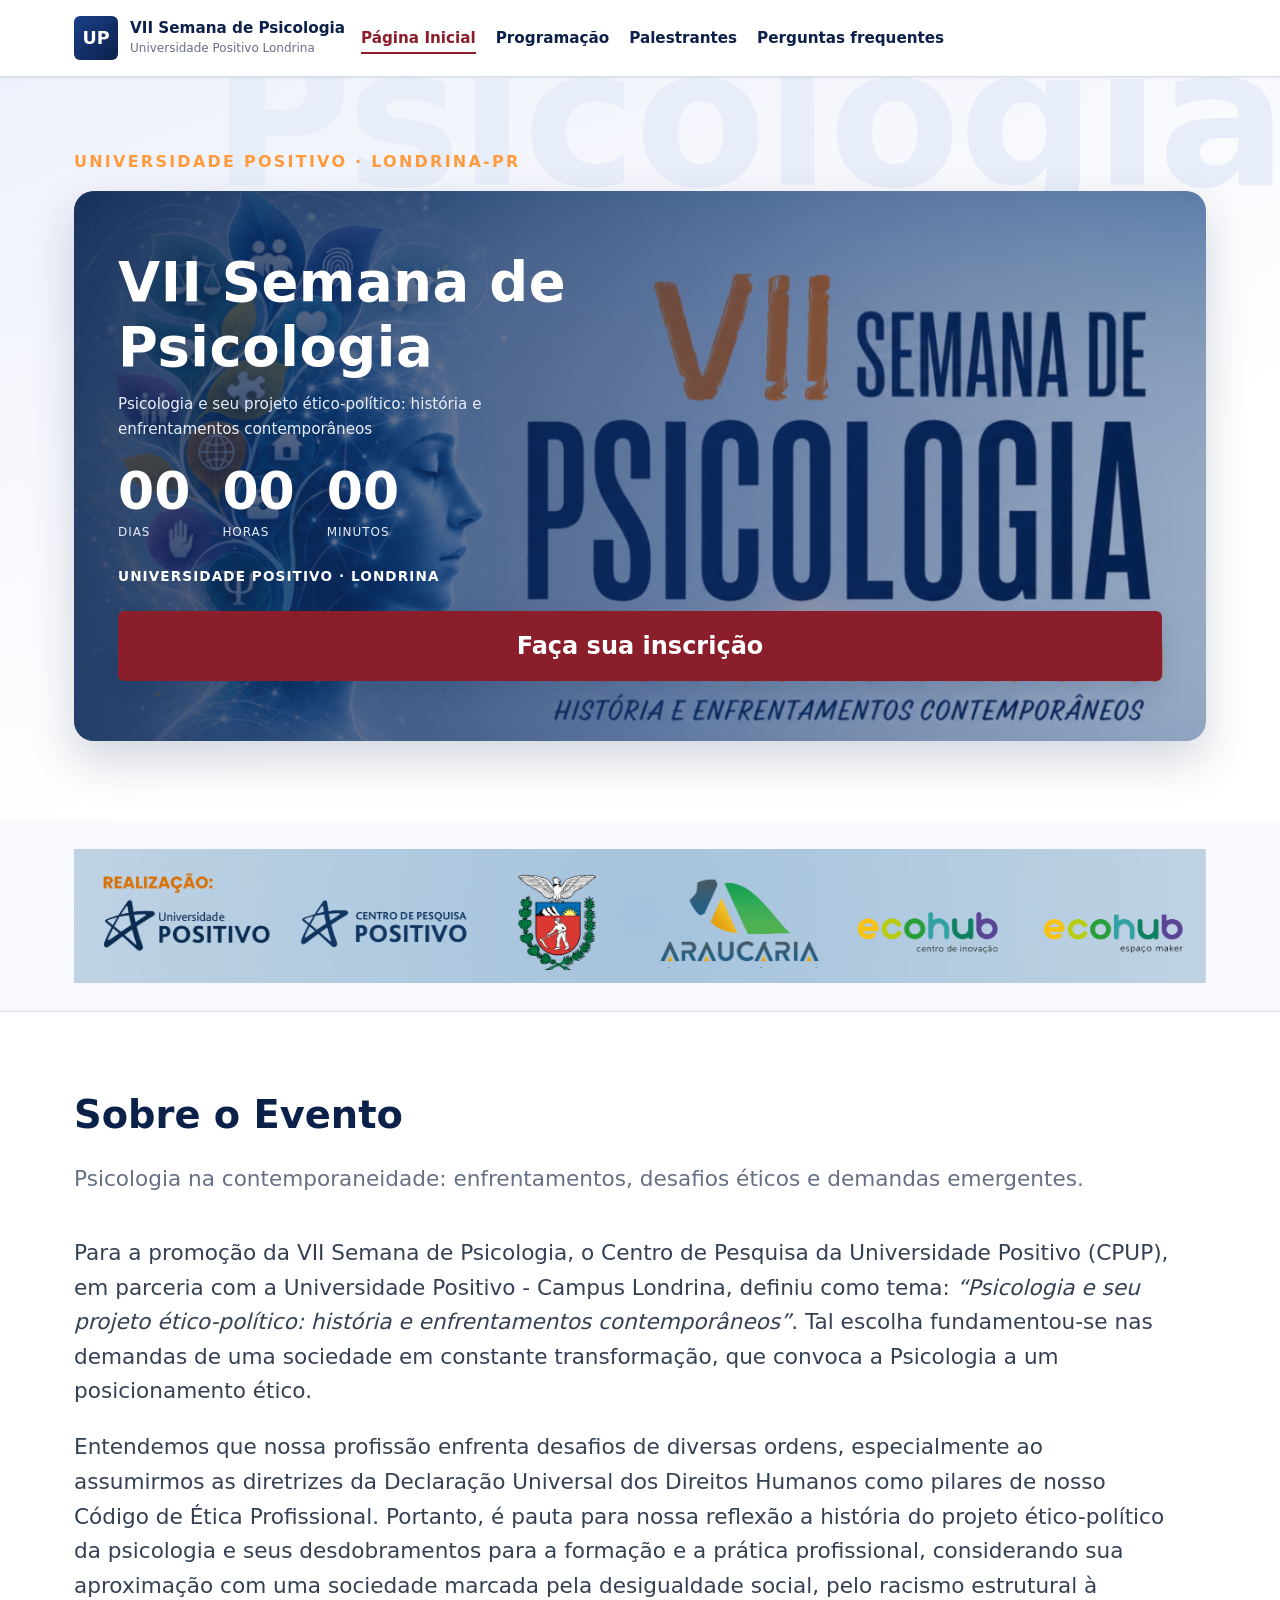
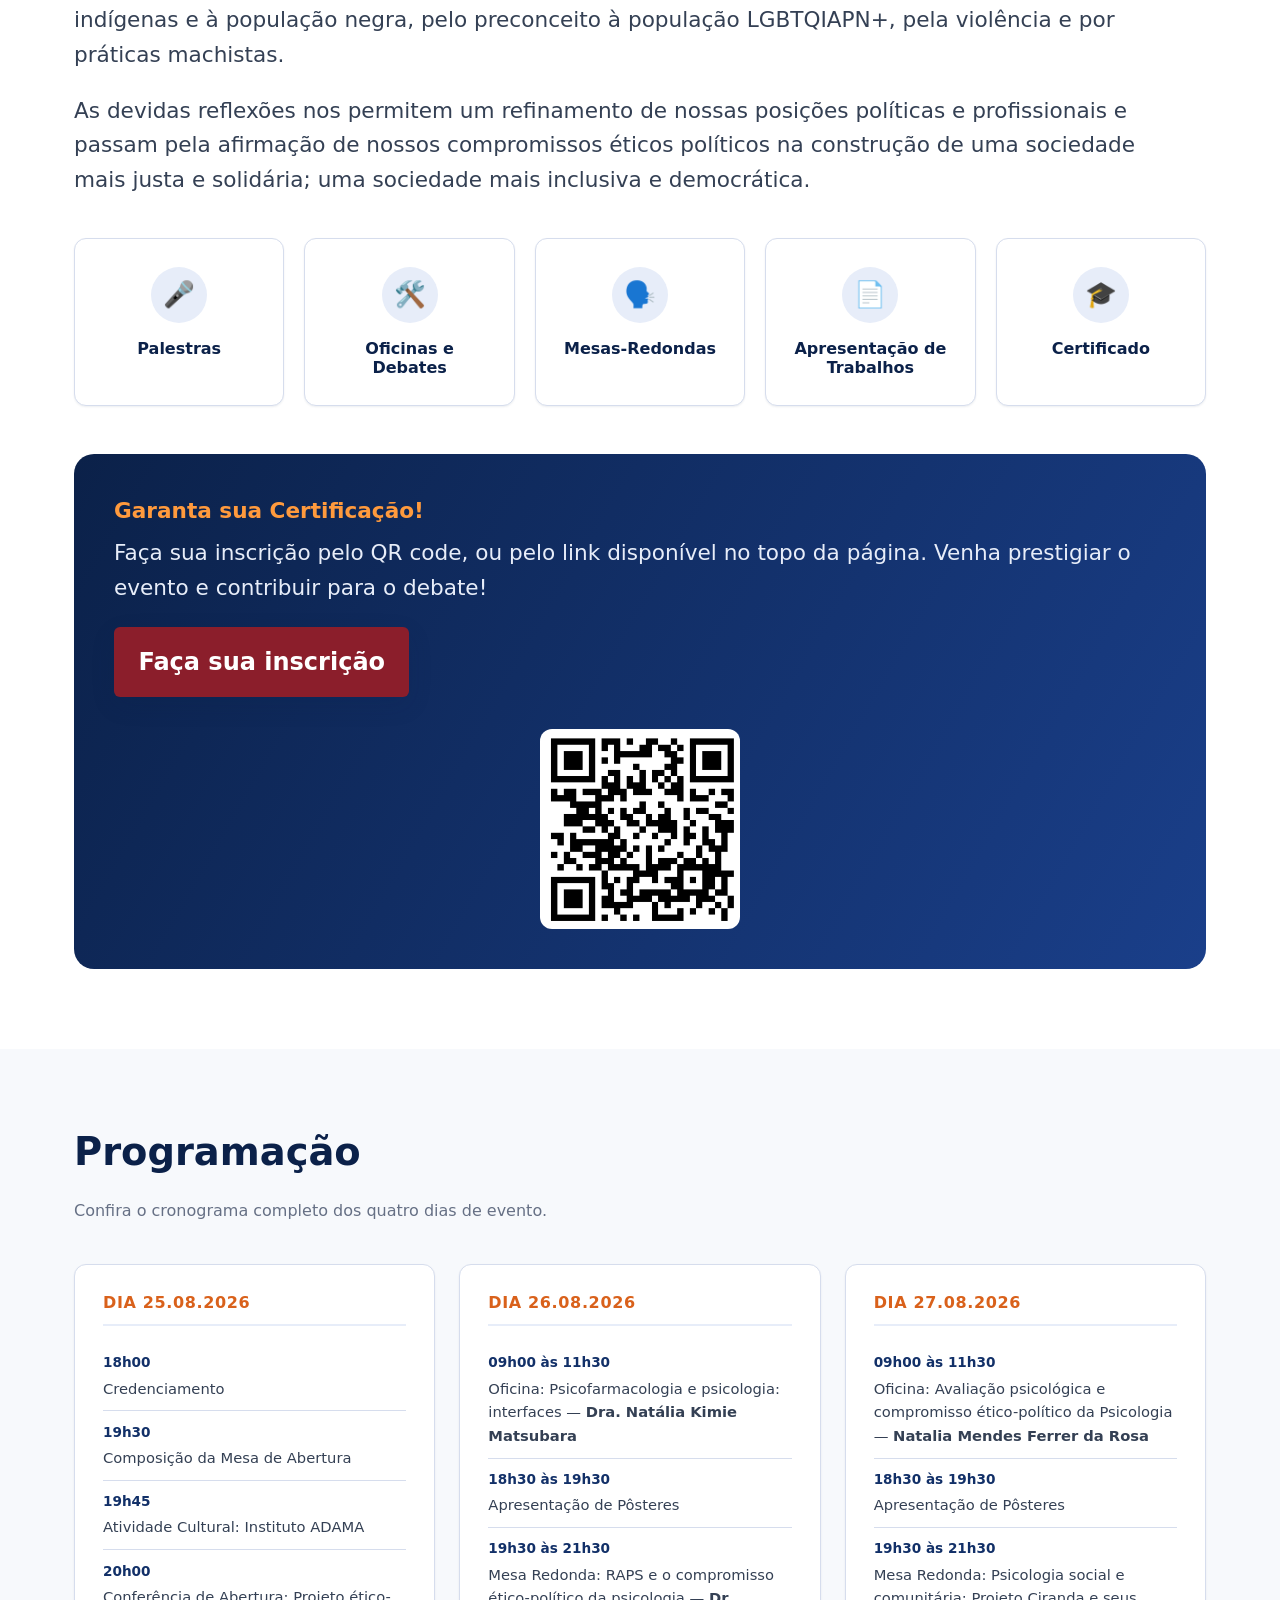
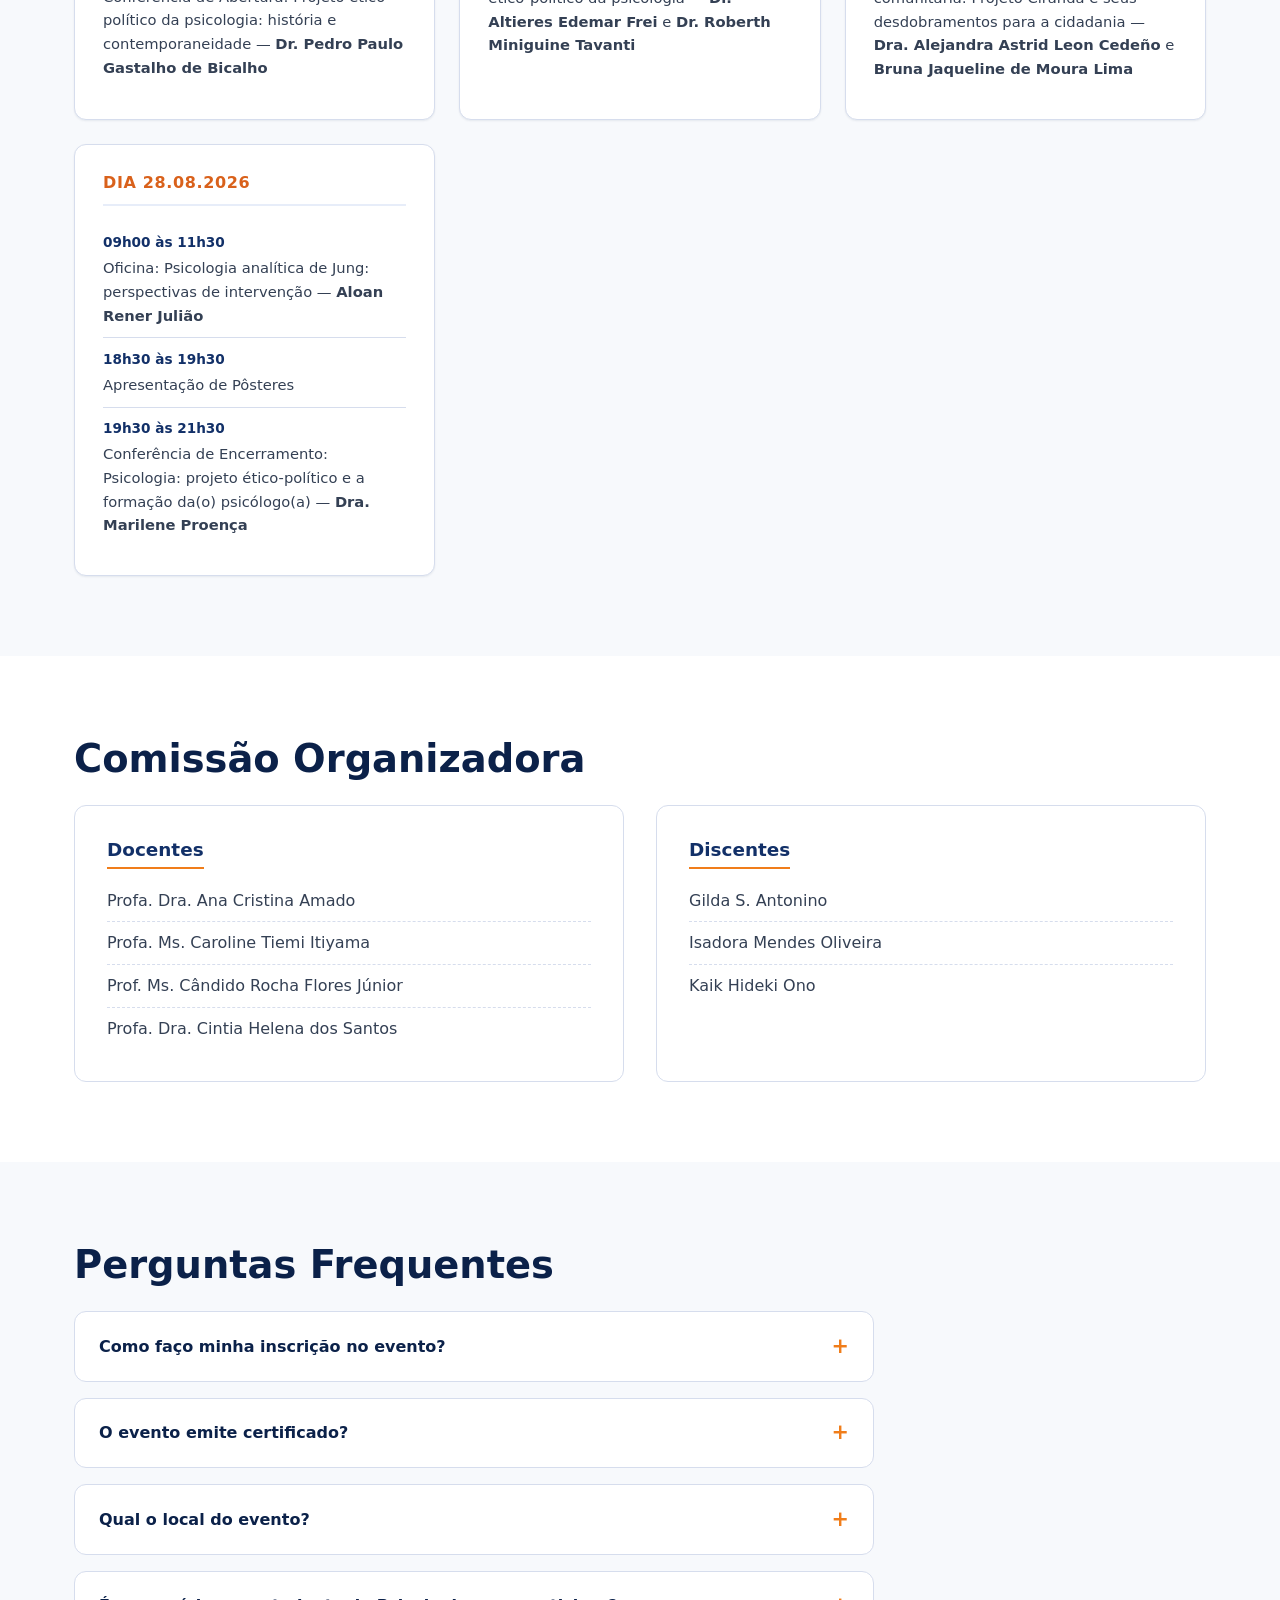
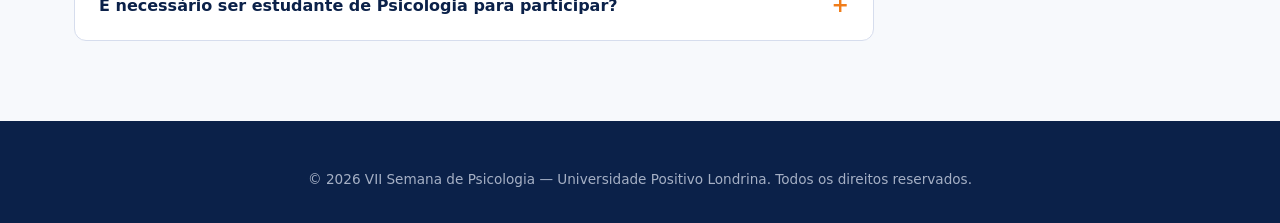
<file: index.html>
<!DOCTYPE html>
<html lang="pt-BR">
<head>
  <meta charset="UTF-8">
  <meta name="viewport" content="width=device-width, initial-scale=1.0">
  <title>VII Semana de Psicologia | Universidade Positivo Londrina</title>
  <meta name="description" content="VII Semana de Psicologia da Universidade Positivo Londrina - Psicologia e seu projeto ético político: história e enfrentamentos contemporâneos. 25 a 28 de agosto de 2026.">
  <meta name="theme-color" content="#0b2149">

  <!-- Open Graph (compartilhamento em redes sociais) -->
  <meta property="og:type" content="website">
  <meta property="og:locale" content="pt_BR">
  <meta property="og:title" content="VII Semana de Psicologia — Universidade Positivo Londrina">
  <meta property="og:description" content="Psicologia e seu projeto ético-político: história e enfrentamentos contemporâneos. 25 a 28 de agosto de 2026.">
  <meta property="og:image" content="assets/img/hero-card-background.jpg">

  <link rel="icon" href="data:,">

  <!-- Otimização de performance: hero-card-background.jpg tende a ser o LCP
       (Largest Contentful Paint) da página, então priorizamos seu download -->
  <link rel="preload" as="image" href="assets/img/hero-card-background.jpg" fetchpriority="high">

  <!-- Fontes do Google removidas de propósito: o projeto usa só a stack de
       fontes do sistema definida em --font-base (assets/css/variables.css),
       sem depender de CDN externo (ver agents.md). -->
  <link rel="stylesheet" href="assets/css/variables.css">
  <link rel="stylesheet" href="assets/css/base.css">
  <link rel="stylesheet" href="assets/css/layout.css">
  <link rel="stylesheet" href="assets/css/components.css">
  <link rel="stylesheet" href="assets/css/responsive.css">
</head>
<body>

  <a class="skip-link" href="#conteudo-principal">Pular para o conteúdo principal</a>

  <!-- ===== HEADER / NAVBAR ===== -->
  <header class="site-header" id="topo">
    <div class="container header-inner">
      <a href="#topo" class="logo" aria-label="Página inicial VII Semana de Psicologia">
        <span class="logo-mark">UP</span>
        <span class="logo-text">VII Semana de Psicologia<br><small>Universidade Positivo Londrina</small></span>
      </a>

      <button class="nav-toggle" id="navToggle" aria-expanded="false" aria-controls="navMenu" aria-label="Abrir menu de navegação">
        <span></span><span></span><span></span>
      </button>

      <nav class="main-nav" id="navMenu" aria-label="Navegação principal">
        <ul>
          <li><a href="#topo" aria-current="page">Página Inicial</a></li>
          <li><a href="#programacao">Programação</a></li>
          <li><a href="palestrantes.html">Palestrantes</a></li>
          <li><a href="#faq">Perguntas frequentes</a></li>
        </ul>
  </header>

  <main id="conteudo-principal">

    <!-- ===== HERO ===== -->
    <section class="hero" aria-labelledby="hero-title">
      <!-- Tipografia gigante decorativa atrás do card (some no mobile) -->
      <div class="hero-decor" aria-hidden="true">
        <span>Psicologia</span>
      </div>

      <div class="container hero-inner">
        <p class="eyebrow">Universidade Positivo &middot; Londrina-PR</p>

        <!-- Card com a imagem do evento. Fundo: assets/img/hero-card-background.jpg
             (placeholder atual — ver assets/img/README.md pra trocar) -->
        <div class="hero-card">
          <h1 id="hero-title">VII Semana de Psicologia</h1>
          <p class="hero-subtitle">Psicologia e seu projeto ético-político: história e enfrentamentos contemporâneos</p>

          <div class="countdown" id="countdown" role="timer" aria-live="polite" aria-label="Contagem regressiva para o evento">
            <div class="countdown-item">
              <span class="countdown-number" id="cd-days">00</span>
              <span class="countdown-label">Dias</span>
            </div>
            <div class="countdown-item">
              <span class="countdown-number" id="cd-hours">00</span>
              <span class="countdown-label">Horas</span>
            </div>
            <div class="countdown-item">
              <span class="countdown-number" id="cd-minutes">00</span>
              <span class="countdown-label">Minutos</span>
            </div>
          </div>

          <p class="hero-meta">Universidade Positivo &middot; Londrina</p>

          <a href="https://docs.google.com/forms/d/e/1FAIpQLSeYPd_jKoaGAuBqXBt06zOMqj_H7BDKUZ-8k9Z2Eb26aJi2gw/viewform?usp=send_form" class="btn btn-cta">Faça sua inscrição</a>
        </div>
      </div>
    </section>

    <!-- ===== REALIZAÇÃO ===== -->
    <!-- Logo combinado real (traz "Realização:" já desenhado dentro da
         imagem) — substitui os badges de texto/placeholder de antes. -->
    <section class="realizacao" aria-label="Realização">
      <div class="container">
        <img
          src="assets/img/logo-realizacao.png"
          alt="Realização: Universidade Positivo, Centro de Pesquisa Positivo, Araucária e ecohub"
          class="realizacao-logos"
        >
      </div>
    </section>

    <!-- ===== SOBRE O EVENTO ===== -->
    <section class="section sobre" id="sobre" aria-labelledby="sobre-title">
      <div class="container">
        <h2 id="sobre-title">Sobre o Evento</h2>
        <p class="section-intro">Psicologia na contemporaneidade: enfrentamentos, desafios éticos e demandas emergentes.</p>

        <p>Para a promoção da VII Semana de Psicologia, o Centro de Pesquisa da Universidade Positivo (CPUP), em parceria com a Universidade Positivo - Campus Londrina, definiu como tema: <em>&ldquo;Psicologia e seu projeto ético-político: história e enfrentamentos contemporâneos&rdquo;</em>. Tal escolha fundamentou-se nas demandas de uma sociedade em constante transformação, que convoca a Psicologia a um posicionamento ético.</p>

        <p>Entendemos que nossa profissão enfrenta desafios de diversas ordens, especialmente ao assumirmos as diretrizes da Declaração Universal dos Direitos Humanos como pilares de nosso Código de Ética Profissional. Portanto, é pauta para nossa reflexão a história do projeto ético-político da psicologia e seus desdobramentos para a formação e a prática profissional, considerando sua aproximação com uma sociedade marcada pela desigualdade social, pelo racismo estrutural à indígenas e à população negra, pelo preconceito à população LGBTQIAPN+, pela violência e por práticas machistas.</p>

        <p>As devidas reflexões nos permitem um refinamento de nossas posições políticas e profissionais e passam pela afirmação de nossos compromissos éticos políticos na construção de uma sociedade mais justa e solidária; uma sociedade mais inclusiva e democrática.</p>

        <div class="highlights-grid">
          <a href="palestrantes.html" class="highlight-card">
            <span class="highlight-icon" aria-hidden="true">🎤</span>
            <h3>Palestras</h3>
          </a>
          <div class="highlight-card">
            <a href="palestrantes.html">
              <span class="highlight-icon" aria-hidden="true">🛠️</span>
              <h3>Oficinas e Debates</h3>
            </a>
          </div>
          <div class="highlight-card">
            <a href="palestrantes.html">
              <span class="highlight-icon" aria-hidden="true">🗣️</span>
              <h3>Mesas-Redondas</h3>
            </a>
          </div>
          <div class="highlight-card">
            <a href="submissao.html">
              <span class="highlight-icon" aria-hidden="true">📄</span>
              <h3>Apresentação de Trabalhos</h3>
            </a>
          </div>
          <div class="highlight-card">
             <a href="certificados.html">
            <span class="highlight-icon" aria-hidden="true">🎓</span>
            <h3>Certificado</h3>
            </a>
          </div>
        </div>

        <div class="vagas-box">
          <div class="vagas-text">
            <p class="vagas-title">Garanta sua Certificação!</p>
            <p>Faça sua inscrição pelo QR code, ou pelo link disponível no topo da página. Venha prestigiar o evento e contribuir para o debate!</p>
            <a href="https://docs.google.com/forms/d/e/1FAIpQLSeYPd_jKoaGAuBqXBt06zOMqj_H7BDKUZ-8k9Z2Eb26aJi2gw/viewform?usp=send_form" class="btn btn-cta">Faça sua inscrição</a>
          </div>
          <img
            src="assets/img/qrcode-inscricao.png"
            alt="QR Code para inscrição na VII Semana de Psicologia"
            class="qrcode-placeholder"
            width="140"
            height="140"
          >
        </div>
      </div>
    </section>

    <!-- ===== PROGRAMAÇÃO ===== -->
    <section class="section programacao" id="programacao" aria-labelledby="programacao-title">
      <div class="container">
        <h2 id="programacao-title">Programação</h2>
        <p class="section-intro">Confira o cronograma completo dos quatro dias de evento.</p>

        <div class="schedule">

          <article class="schedule-day">
            <h3 class="schedule-date">DIA 25.08.2026</h3>
            <ul class="schedule-list">
              <li><span class="time">18h00</span><span class="desc">Credenciamento</span></li>
              <li><span class="time">19h30</span><span class="desc">Composição da Mesa de Abertura</span></li>
              <li><span class="time">19h45</span><span class="desc">Atividade Cultural: Instituto ADAMA</span></li>
              <li><span class="time">20h00</span><span class="desc">Conferência de Abertura: Projeto ético-político da psicologia: história e contemporaneidade &mdash; <strong>Dr. Pedro Paulo Gastalho de Bicalho</strong></span></li>
            </ul>
          </article>

          <article class="schedule-day">
            <h3 class="schedule-date">DIA 26.08.2026</h3>
            <ul class="schedule-list">
              <li><span class="time">09h00 &agrave;s 11h30</span><span class="desc">Oficina: Psicofarmacologia e psicologia: interfaces &mdash; <strong>Dra. Natália Kimie Matsubara</strong></span></li>
              <li><span class="time">18h30 &agrave;s 19h30</span><span class="desc">Apresentação de Pôsteres</span></li>
              <li><span class="time">19h30 &agrave;s 21h30</span><span class="desc">Mesa Redonda: RAPS e o compromisso ético-político da psicologia &mdash; <strong>Dr. Altieres Edemar Frei</strong> e <strong>Dr. Roberth Miniguine Tavanti</strong></span></li>
            </ul>
          </article>

          <article class="schedule-day">
            <h3 class="schedule-date">DIA 27.08.2026</h3>
            <ul class="schedule-list">
              <li><span class="time">09h00 &agrave;s 11h30</span><span class="desc">Oficina: Avaliação psicológica e compromisso ético-político da Psicologia &mdash; <strong>Natalia Mendes Ferrer da Rosa</strong></span></li>
              <li><span class="time">18h30 &agrave;s 19h30</span><span class="desc">Apresentação de Pôsteres</span></li>
              <li><span class="time">19h30 &agrave;s 21h30</span><span class="desc">Mesa Redonda: Psicologia social e comunitária: Projeto Ciranda e seus desdobramentos para a cidadania &mdash; <strong>Dra. Alejandra Astrid Leon Cedeño</strong> e <strong>Bruna Jaqueline de Moura Lima</strong></span></li>
            </ul>
          </article>

          <article class="schedule-day">
            <h3 class="schedule-date">DIA 28.08.2026</h3>
            <ul class="schedule-list">
              <li><span class="time">09h00 &agrave;s 11h30</span><span class="desc">Oficina: Psicologia analítica de Jung: perspectivas de intervenção &mdash; <strong>Aloan Rener Julião</strong></span></li>
              <li><span class="time">18h30 &agrave;s 19h30</span><span class="desc">Apresentação de Pôsteres</span></li>
              <li><span class="time">19h30 &agrave;s 21h30</span><span class="desc">Conferência de Encerramento: Psicologia: projeto ético-político e a formação da(o) psicólogo(a) &mdash; <strong>Dra. Marilene Proença</strong></span></li>
            </ul>
          </article>

        </div>
      </div>
    </section>

    <!-- ===== PALESTRANTES / COMISSÃO ORGANIZADORA ===== -->
    <section class="section comissao" id="comissao" aria-labelledby="comissao-title">
      <div class="container">
        <h2 id="comissao-title">Comissão Organizadora</h2>

        <div class="comissao-grid">
          <div class="comissao-col">
            <h3>Docentes</h3>
            <ul class="comissao-list">
              <li>Profa. Dra. Ana Cristina Amado</li>
              <li>Profa. Ms. Caroline Tiemi Itiyama</li>
              <li>Prof. Ms. Cândido Rocha Flores Júnior</li>
              <li>Profa. Dra. Cintia Helena dos Santos</li>
            </ul>
          </div>
          <div class="comissao-col">
            <h3>Discentes</h3>
            <ul class="comissao-list">
              <li>Gilda S. Antonino</li>
              <li>Isadora Mendes Oliveira</li>
              <li>Kaik Hideki Ono</li>
            </ul>
          </div>
        </div>
      </div>
    </section>

    <!-- ===== FAQ ===== -->
    <section class="section faq" id="faq" aria-labelledby="faq-title">
      <div class="container">
        <h2 id="faq-title">Perguntas Frequentes</h2>

        <div class="faq-list">
          <details class="faq-item">
            <summary>Como faço minha inscrição no evento?</summary>
            <p>As inscrições são realizadas através do link disponibilizado no botão &ldquo;Faça sua inscrição&rdquo;, presente no topo da página. As vagas são limitadas conforme a capacidade dos auditórios e oficinas.</p>
          </details>
          <details class="faq-item">
            <summary>O evento emite certificado?</summary>
            <p>Sim. Todos os participantes devidamente inscritos e presentes receberão certificado de participação da VII Semana de Psicologia da Universidade Positivo.</p>
          </details>
          <details class="faq-item">
            <summary>Qual o local do evento?</summary>
            <p>O evento será realizado no campus da Universidade Positivo, em Londrina-PR, entre os dias 25 e 28 de agosto de 2026.</p>
          </details>
          <details class="faq-item">
            <summary>É necessário ser estudante de Psicologia para participar?</summary>
            <p>Não. O evento é aberto à comunidade acadêmica em geral, profissionais da área e demais interessados no tema.</p>
          </details>
        </div>
      </div>
    </section>

  </main>

  <!-- ===== FOOTER ===== -->
  <footer class="site-footer">
    <div class="container footer-inner">
      <p class="footer-copy">&copy; 2026 VII Semana de Psicologia &mdash; Universidade Positivo Londrina. Todos os direitos reservados.</p>
    </div>
  </footer>

  <script src="assets/js/countdown.js" defer></script>
  <script src="assets/js/nav.js" defer></script>
  <script src="assets/js/favorite.js" defer></script>
</body>
</html>
</file>
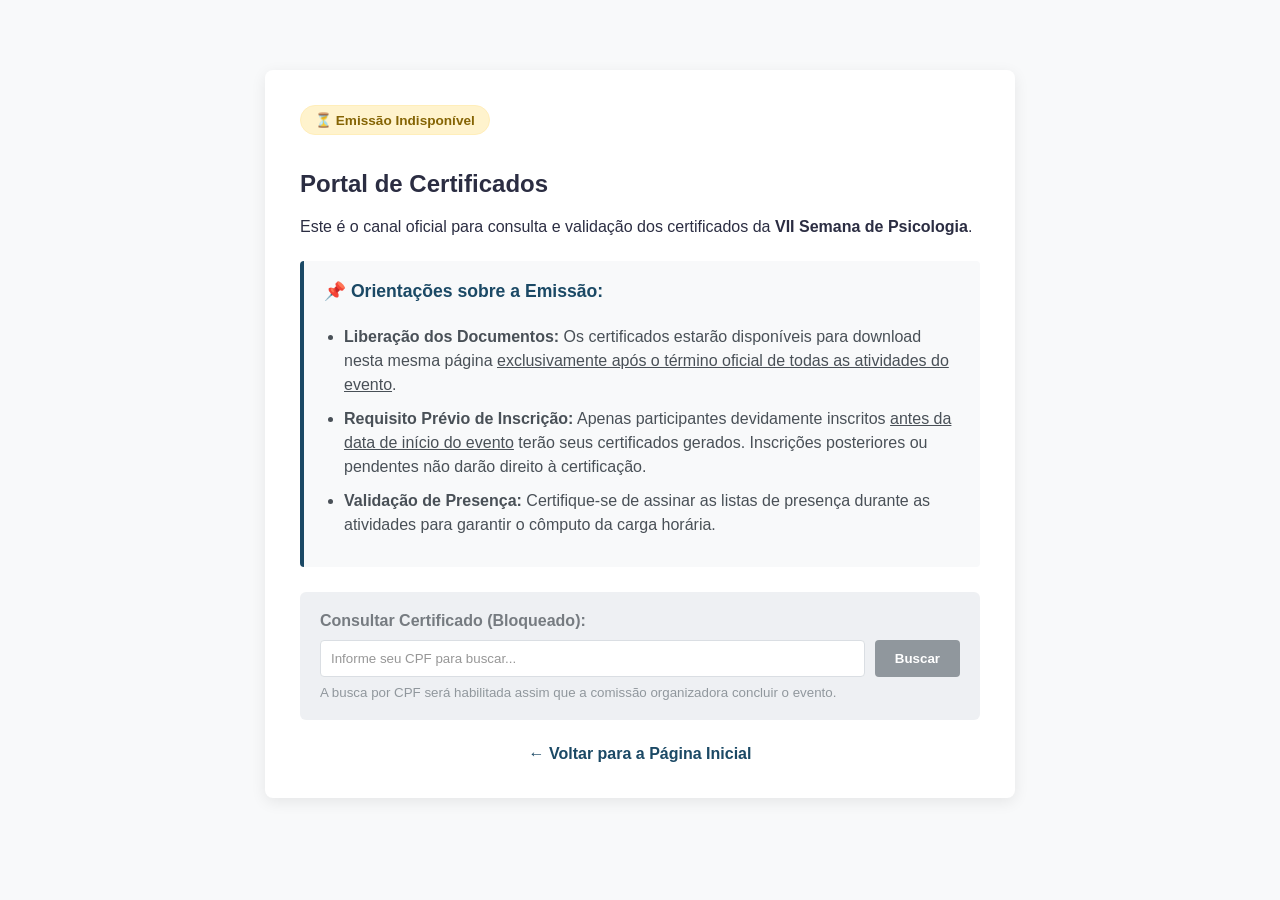
<file: certificados.html>
<!DOCTYPE html>
<html lang="pt-BR">
<head>
    <meta charset="UTF-8">
    <meta name="viewport" content="width=device-width, initial-scale=1.0">
    <title>Certificados - VII Semana de Psicologia</title>
    <link rel="stylesheet" href="assets/css/submissao.css">
    <style>
        .cert-card {
            max-width: 680px;
            margin: 50px auto;
            background: #ffffff;
            padding: 35px;
            border-radius: 8px;
            box-shadow: 0 4px 15px rgba(0, 0, 0, 0.08);
        }
        .status-badge {
            display: inline-block;
            background-color: #fff3cd;
            color: #856404;
            border: 1px solid #ffeeba;
            padding: 6px 14px;
            border-radius: 20px;
            font-size: 0.85rem;
            font-weight: 600;
            margin-bottom: 15px;
        }
        .notice-box {
            background-color: #f8f9fa;
            border-left: 4px solid #1b4965;
            padding: 20px;
            border-radius: 4px;
            margin: 25px 0;
        }
        .notice-box h4 {
            margin-top: 0;
            color: #1b4965;
            font-size: 1.1rem;
            display: flex;
            align-items: center;
            gap: 8px;
        }
        .notice-list {
            margin: 12px 0 0 20px;
            padding: 0;
        }
        .notice-list li {
            margin-bottom: 10px;
            color: #495057;
            line-height: 1.5;
        }
        .search-placeholder {
            background-color: #e9ecef;
            padding: 20px;
            border-radius: 6px;
            opacity: 0.75;
        }
        .form-row-disabled {
            display: flex;
            gap: 10px;
            margin-top: 10px;
        }
        .form-row-disabled input {
            flex: 1;
            padding: 10px;
            border: 1px solid #ced4da;
            border-radius: 4px;
            background-color: #ffffff;
            cursor: not-allowed;
        }
        .btn-disabled {
            background-color: #6c757d;
            color: white;
            border: none;
            padding: 10px 20px;
            border-radius: 4px;
            cursor: not-allowed;
            font-weight: 600;
        }
        .btn-back {
            display: inline-block;
            margin-top: 25px;
            color: #1b4965;
            text-decoration: none;
            font-weight: 600;
        }
        .btn-back:hover {
            text-decoration: underline;
        }
    </style>
</head>
<body>

    <div class="container">
        <div class="cert-card">
            <span class="status-badge">⏳ Emissão Indisponível</span>
            <h2>Portal de Certificados</h2>
            <p>Este é o canal oficial para consulta e validação dos certificados da <strong>VII Semana de Psicologia</strong>.</p>

            <div class="notice-box">
                <h4>📌 Orientações sobre a Emissão:</h4>
                <ul class="notice-list">
                    <li><strong>Liberação dos Documentos:</strong> Os certificados estarão disponíveis para download nesta mesma página <u>exclusivamente após o término oficial de todas as atividades do evento</u>.</li>
                    <li><strong>Requisito Prévio de Inscrição:</strong> Apenas participantes devidamente inscritos <u>antes da data de início do evento</u> terão seus certificados gerados. Inscrições posteriores ou pendentes não darão direito à certificação.</li>
                    <li><strong>Validação de Presença:</strong> Certifique-se de assinar as listas de presença durante as atividades para garantir o cômputo da carga horária.</li>
                </ul>
            </div>

            <div class="search-placeholder">
                <label for="cpf-search" style="font-weight: bold; color: #495057;">Consultar Certificado (Bloqueado):</label>
                <div class="form-row-disabled">
                    <input type="text" id="cpf-search" placeholder="Informe seu CPF para buscar..." disabled>
                    <button type="button" class="btn-disabled" disabled>Buscar</button>
                </div>
                <small style="color: #6c757d; display: block; margin-top: 8px;">A busca por CPF será habilitada assim que a comissão organizadora concluir o evento.</small>
            </div>

            <div style="text-align: center;">
                <a href="index.html" class="btn-back">← Voltar para a Página Inicial</a>
            </div>
        </div>
    </div>

</body>
</html>
</file>
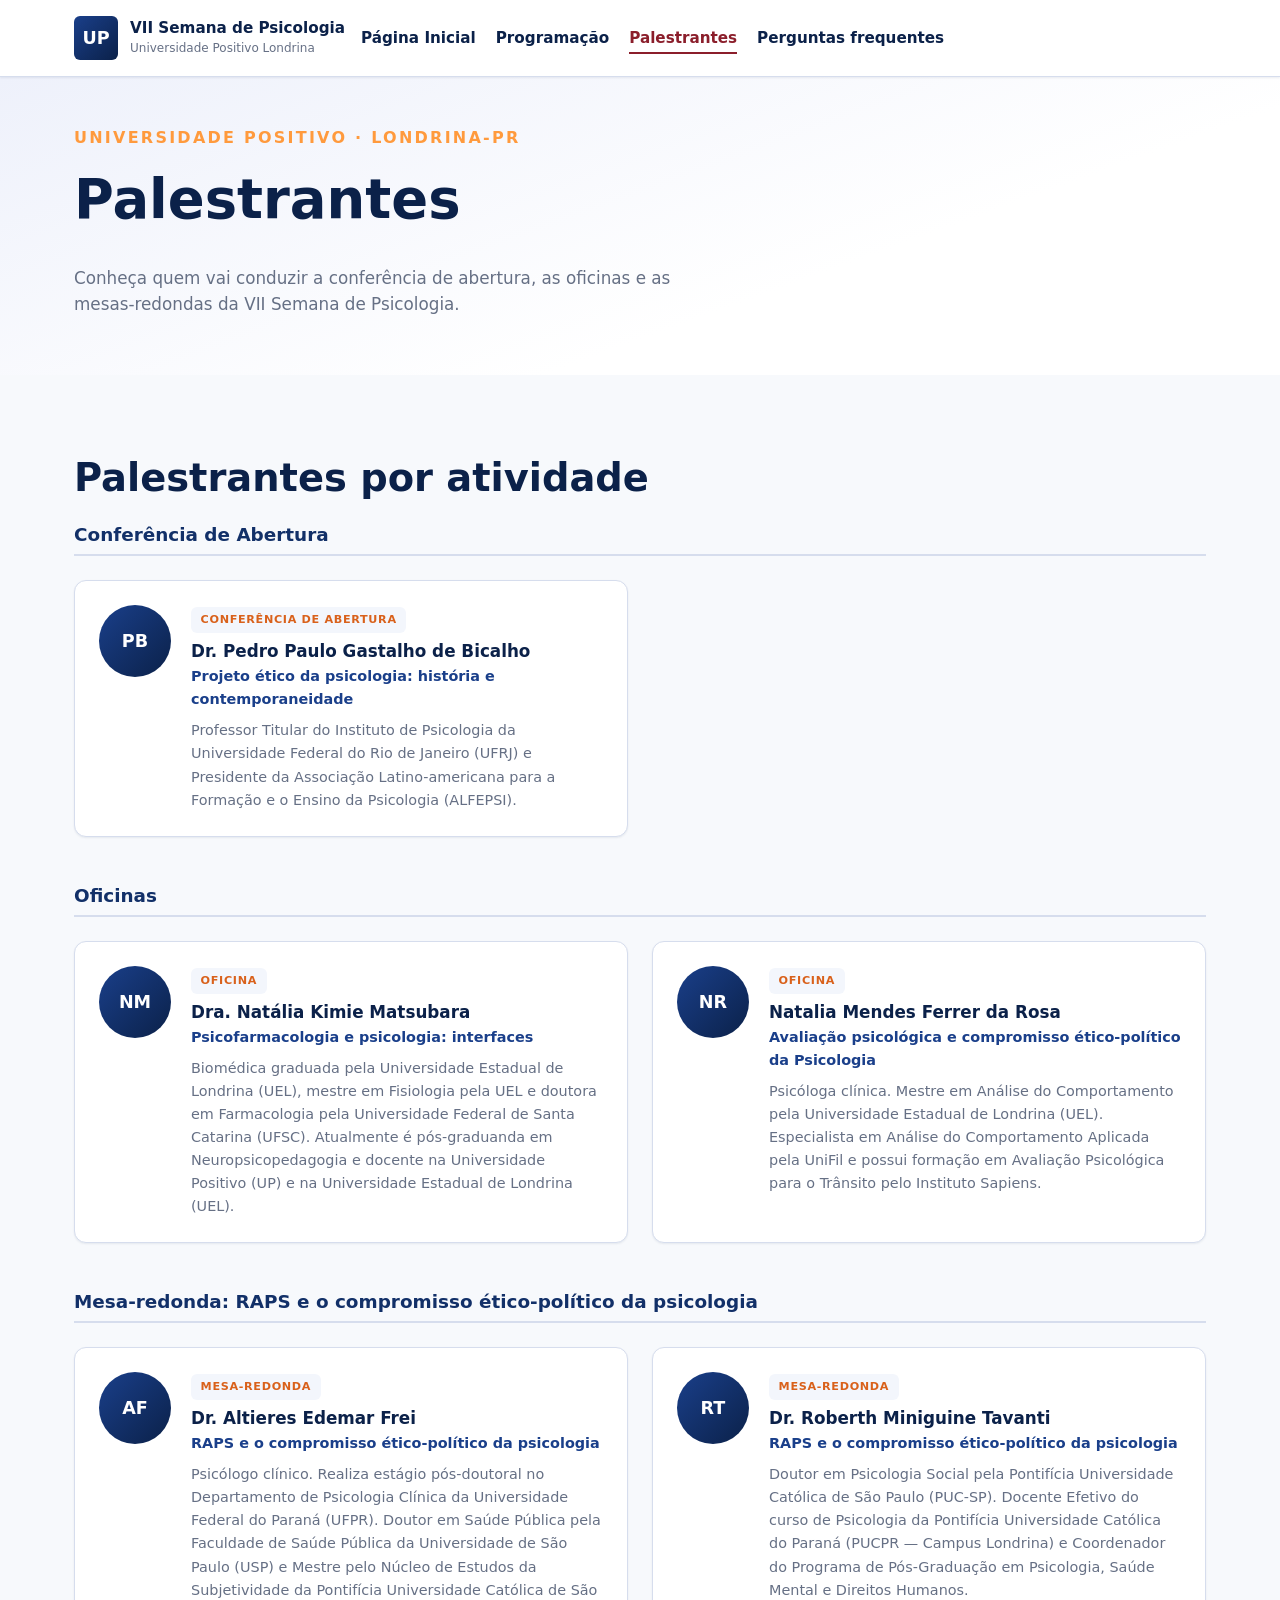
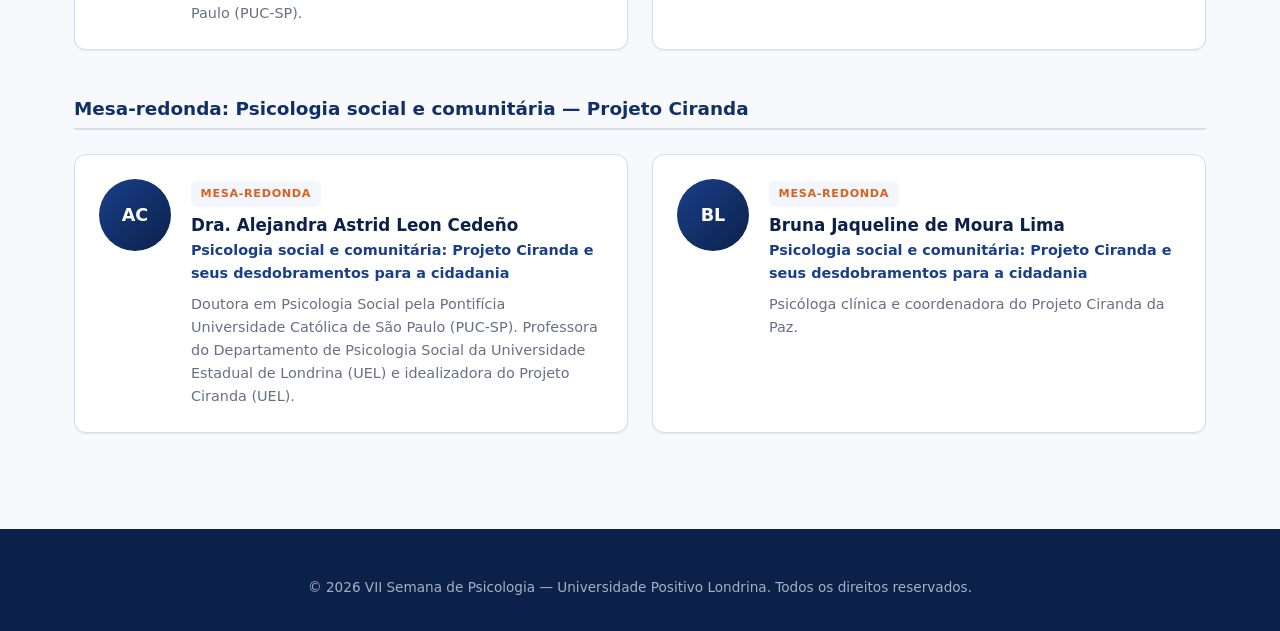
<file: palestrantes.html>
<!DOCTYPE html>
<html lang="pt-BR">
<head>
  <meta charset="UTF-8">
  <meta name="viewport" content="width=device-width, initial-scale=1.0">
  <title>Palestrantes | VII Semana de Psicologia | Universidade Positivo Londrina</title>
  <meta name="description" content="Conheça os palestrantes, oficineiros e participantes das mesas-redondas da VII Semana de Psicologia da Universidade Positivo Londrina.">
  <meta name="theme-color" content="#0b2149">

  <!-- Open Graph (compartilhamento em redes sociais) -->
  <meta property="og:type" content="website">
  <meta property="og:locale" content="pt_BR">
  <meta property="og:title" content="Palestrantes | VII Semana de Psicologia">
  <meta property="og:description" content="Conheça quem vai conduzir a conferência de abertura, as oficinas e as mesas-redondas da VII Semana de Psicologia.">
  <meta property="og:image" content="assets/img/hero-card-background.jpg">

  <link rel="icon" href="data:,">
  <link rel="stylesheet" href="assets/css/variables.css">
  <link rel="stylesheet" href="assets/css/base.css">
  <link rel="stylesheet" href="assets/css/layout.css">
  <link rel="stylesheet" href="assets/css/components.css">
  <link rel="stylesheet" href="assets/css/responsive.css">
</head>
<body>

  <a class="skip-link" href="#conteudo-principal">Pular para o conteúdo principal</a>

  <!-- ===== HEADER / NAVBAR (idêntico ao index.html, com "Palestrantes" marcado como página atual) ===== -->
  <header class="site-header" id="topo">
    <div class="container header-inner">
      <a href="index.html#topo" class="logo" aria-label="Página inicial VII Semana de Psicologia">
        <span class="logo-mark">UP</span>
        <span class="logo-text">VII Semana de Psicologia<br><small>Universidade Positivo Londrina</small></span>
      </a>

      <button class="nav-toggle" id="navToggle" aria-expanded="false" aria-controls="navMenu" aria-label="Abrir menu de navegação">
        <span></span><span></span><span></span>
      </button>

      <nav class="main-nav" id="navMenu" aria-label="Navegação principal">
        <ul>
          <li><a href="index.html#topo">Página Inicial</a></li>
          <li><a href="index.html#programacao">Programação</a></li>
          <li><a href="palestrantes.html" aria-current="page">Palestrantes</a></li>
          <li><a href="index.html#faq">Perguntas frequentes</a></li>
        </ul>
  </header>

  <main id="conteudo-principal">

    <!-- ===== BANNER DA PÁGINA ===== -->
    <section class="page-banner" aria-labelledby="banner-title">
      <div class="container">
        <p class="eyebrow">Universidade Positivo &middot; Londrina-PR</p>
        <h1 id="banner-title">Palestrantes</h1>
        <p class="page-banner__subtitle">Conheça quem vai conduzir a conferência de abertura, as oficinas e as mesas-redondas da VII Semana de Psicologia.</p>
      </div>
    </section>

    <!-- ===== LISTA DE PALESTRANTES, AGRUPADA POR ATIVIDADE ===== -->
    <section class="section speakers" aria-labelledby="speakers-title">
      <div class="container">
        <h2 id="speakers-title" class="sr-only">Palestrantes por atividade</h2>

        <h3 class="speakers-group-title">Conferência de Abertura</h3>
        <div class="speakers-grid">
          <article class="speaker-card">
            <div class="speaker-card__photo" aria-hidden="true"><span>PB</span></div>
            <div>
              <span class="speaker-card__badge">Conferência de Abertura</span>
              <h4 class="speaker-card__name">Dr. Pedro Paulo Gastalho de Bicalho</h4>
              <p class="speaker-card__activity">Projeto ético da psicologia: história e contemporaneidade</p>
              <p class="speaker-card__bio">Professor Titular do Instituto de Psicologia da Universidade Federal do Rio de Janeiro (UFRJ) e Presidente da Associação Latino-americana para a Formação e o Ensino da Psicologia (ALFEPSI).</p>
            </div>
          </article>
        </div>

        <h3 class="speakers-group-title">Oficinas</h3>
        <div class="speakers-grid">
          <article class="speaker-card">
            <div class="speaker-card__photo" aria-hidden="true"><span>NM</span></div>
            <div>
              <span class="speaker-card__badge">Oficina</span>
              <h4 class="speaker-card__name">Dra. Natália Kimie Matsubara</h4>
              <p class="speaker-card__activity">Psicofarmacologia e psicologia: interfaces</p>
              <p class="speaker-card__bio">Biomédica graduada pela Universidade Estadual de Londrina (UEL), mestre em Fisiologia pela UEL e doutora em Farmacologia pela Universidade Federal de Santa Catarina (UFSC). Atualmente é pós-graduanda em Neuropsicopedagogia e docente na Universidade Positivo (UP) e na Universidade Estadual de Londrina (UEL).</p>
            </div>
          </article>

          <article class="speaker-card">
            <div class="speaker-card__photo" aria-hidden="true"><span>NR</span></div>
            <div>
              <span class="speaker-card__badge">Oficina</span>
              <h4 class="speaker-card__name">Natalia Mendes Ferrer da Rosa</h4>
              <p class="speaker-card__activity">Avaliação psicológica e compromisso ético-político da Psicologia</p>
              <p class="speaker-card__bio">Psicóloga clínica. Mestre em Análise do Comportamento pela Universidade Estadual de Londrina (UEL). Especialista em Análise do Comportamento Aplicada pela UniFil e possui formação em Avaliação Psicológica para o Trânsito pelo Instituto Sapiens.</p>
            </div>
          </article>
        </div>

        <h3 class="speakers-group-title">Mesa-redonda: RAPS e o compromisso ético-político da psicologia</h3>
        <div class="speakers-grid">
          <article class="speaker-card">
            <div class="speaker-card__photo" aria-hidden="true"><span>AF</span></div>
            <div>
              <span class="speaker-card__badge">Mesa-redonda</span>
              <h4 class="speaker-card__name">Dr. Altieres Edemar Frei</h4>
              <p class="speaker-card__activity">RAPS e o compromisso ético-político da psicologia</p>
              <p class="speaker-card__bio">Psicólogo clínico. Realiza estágio pós-doutoral no Departamento de Psicologia Clínica da Universidade Federal do Paraná (UFPR). Doutor em Saúde Pública pela Faculdade de Saúde Pública da Universidade de São Paulo (USP) e Mestre pelo Núcleo de Estudos da Subjetividade da Pontifícia Universidade Católica de São Paulo (PUC-SP).</p>
            </div>
          </article>

          <article class="speaker-card">
            <div class="speaker-card__photo" aria-hidden="true"><span>RT</span></div>
            <div>
              <span class="speaker-card__badge">Mesa-redonda</span>
              <h4 class="speaker-card__name">Dr. Roberth Miniguine Tavanti</h4>
              <p class="speaker-card__activity">RAPS e o compromisso ético-político da psicologia</p>
              <p class="speaker-card__bio">Doutor em Psicologia Social pela Pontifícia Universidade Católica de São Paulo (PUC-SP). Docente Efetivo do curso de Psicologia da Pontifícia Universidade Católica do Paraná (PUCPR &mdash; Campus Londrina) e Coordenador do Programa de Pós-Graduação em Psicologia, Saúde Mental e Direitos Humanos.</p>
            </div>
          </article>
        </div>

        <h3 class="speakers-group-title">Mesa-redonda: Psicologia social e comunitária &mdash; Projeto Ciranda</h3>
        <div class="speakers-grid">
          <article class="speaker-card">
            <div class="speaker-card__photo" aria-hidden="true"><span>AC</span></div>
            <div>
              <span class="speaker-card__badge">Mesa-redonda</span>
              <h4 class="speaker-card__name">Dra. Alejandra Astrid Leon Cedeño</h4>
              <p class="speaker-card__activity">Psicologia social e comunitária: Projeto Ciranda e seus desdobramentos para a cidadania</p>
              <p class="speaker-card__bio">Doutora em Psicologia Social pela Pontifícia Universidade Católica de São Paulo (PUC-SP). Professora do Departamento de Psicologia Social da Universidade Estadual de Londrina (UEL) e idealizadora do Projeto Ciranda (UEL).</p>
            </div>
          </article>

          <article class="speaker-card">
            <div class="speaker-card__photo" aria-hidden="true"><span>BL</span></div>
            <div>
              <span class="speaker-card__badge">Mesa-redonda</span>
              <h4 class="speaker-card__name">Bruna Jaqueline de Moura Lima</h4>
              <p class="speaker-card__activity">Psicologia social e comunitária: Projeto Ciranda e seus desdobramentos para a cidadania</p>
              <p class="speaker-card__bio">Psicóloga clínica e coordenadora do Projeto Ciranda da Paz.</p>
            </div>
          </article>
        </div>
      </div>
    </section>
  </main>

  <!-- ===== FOOTER (idêntico ao index.html) ===== -->
  <footer class="site-footer">
    <div class="container footer-inner">
      <p class="footer-copy">&copy; 2026 VII Semana de Psicologia &mdash; Universidade Positivo Londrina. Todos os direitos reservados.</p>
    </div>
  </footer>

  <!-- Sem countdown.js aqui: esta página não tem contador -->
  <script src="assets/js/nav.js" defer></script>
  <script src="assets/js/favorite.js" defer></script>
</body>
</html>
</file>
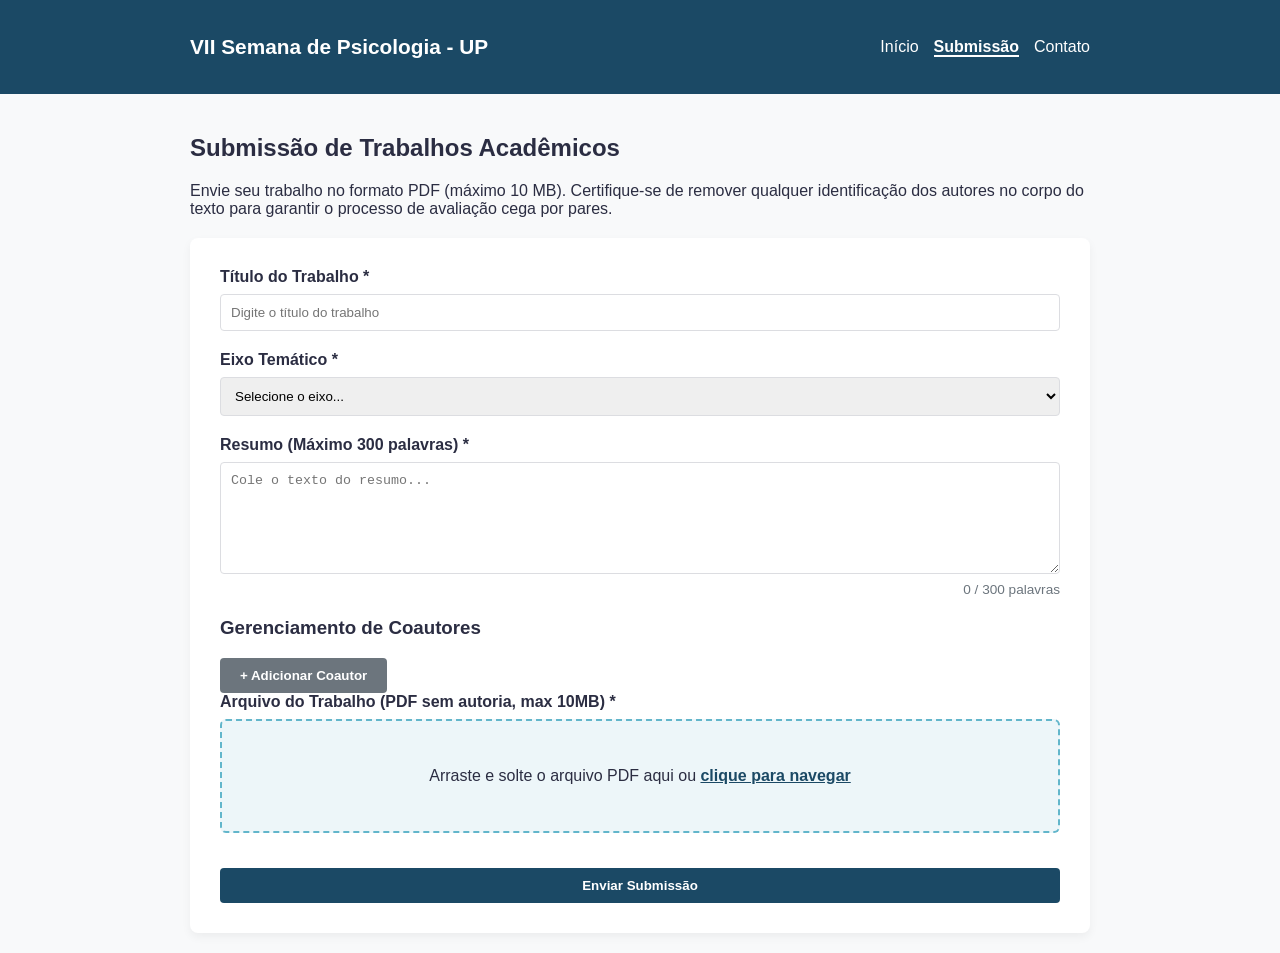
<file: submissao.html>
<!DOCTYPE html>
<html lang="pt-BR">
<head>
    <meta charset="UTF-8">
    <meta name="viewport" content="width=device-width, initial-scale=1.0">
    <title>VII Semana de Psicologia - Submissão de Trabalhos</title>
    <link rel="stylesheet" href="assets/css/submissao.css">
</head>
<body>
    <header class="header">
        <div class="container nav-container">
            <h1 class="logo">VII Semana de Psicologia - UP</h1>
            <nav>
                <ul class="nav-links">
                    <li><a href="index.html">Início</a></li>
                    <li><a href="submissao.html" class="active">Submissão</a></li>
                    <li><a href="#contato">Contato</a></li>
                </ul>
            </nav>
        </div>
    </header>

    <main class="container">
        <section class="intro-section">
            <h2>Submissão de Trabalhos Acadêmicos</h2>
            <p>Envie seu trabalho no formato PDF (máximo 10 MB). Certifique-se de remover qualquer identificação dos autores no corpo do texto para garantir o processo de avaliação cega por pares.</p>
        </section>

        <form id="form-submissao" class="form-card">
            <div class="form-group">
                <label for="titulo">Título do Trabalho *</label>
                <input type="text" id="titulo" name="titulo" required placeholder="Digite o título do trabalho">
            </div>

            <div class="form-group">
                <label for="eixo">Eixo Temático *</label>
                <select id="eixo" name="eixo" required>
                    <option value="">Selecione o eixo...</option>
                    <option value="clinica">Psicologia Clínica e Saúde Mental</option>
                    <option value="educacional">Psicologia Escolar e Educacional</option>
                    <option value="social">Psicologia Social e Comunidade</option>
                    <option value="trabalho">Psicologia Organizacional e do Trabalho</option>
                </select>
            </div>

            <div class="form-group">
                <label for="resumo">Resumo (Máximo 300 palavras) *</label>
                <textarea id="resumo" name="resumo" rows="6" required placeholder="Cole o texto do resumo..."></textarea>
                <div class="word-counter"><span id="contador-palavras">0</span> / 300 palavras</div>
            </div>

            <div class="form-section">
                <h3>Gerenciamento de Coautores</h3>
                <div id="lista-coautores"></div>
                <button type="button" id="btn-add-coautor" class="btn btn-secondary">+ Adicionar Coautor</button>
            </div>

            <div class="form-group">
                <label>Arquivo do Trabalho (PDF sem autoria, max 10MB) *</label>
                <div id="upload-area" class="upload-area">
                    <p>Arraste e solte o arquivo PDF aqui ou <span class="browse-text">clique para navegar</span></p>
                    <input type="file" id="arquivo" name="arquivo" accept=".pdf" class="file-input" required>
                    <div id="file-info" class="file-info"></div>
                </div>
            </div>

            <button type="submit" class="btn btn-primary btn-block">Enviar Submissão</button>
        </form>
    </main>

    <div id="modal-protocolo" class="modal">
        <div class="modal-content">
            <h3>Submissão Concluída!</h3>
            <p>Seu trabalho foi submetido com sucesso e encaminhado à comissão avaliadora.</p>
            <p class="protocolo-highlight">Protocolo: <strong id="numero-protocolo">---</strong></p>
            <button id="btn-fechar-modal" class="btn btn-primary">Fechar</button>
        </div>
    </div>

    <script src="assets/js/submissao.js"></script>
</body>
</html>
</file>
<file: assets/css/variables.css>
/* Design tokens: cores, tipografia e espaçamento centralizados para consistência visual */
:root {
  /* Paleta corporativa/acadêmica: azul institucional, branco, laranja para CTA */
  --color-blue-900: #0b2149;
  --color-blue-800: #123068;
  --color-blue-700: #1a3f8a;
  --color-blue-600: #2456b3;
  --color-blue-100: #e7edf9;
  --color-blue-50: #f3f6fc;

  --color-orange-600: #d9611b;
  --color-orange-500: #f07d1a;
  --color-orange-400: #ff9a3d;

  /* Vinho/bordô do botão de CTA principal. Estimado visualmente a partir
     de um print do cliente; refinado depois com os hex sugeridos por um
     documento de conteúdo do próprio evento (#800020 / #8B1E2B) — os
     dois valores convergiam pra essa mesma faixa de cor, o que dá mais
     confiança que a direção está certa. Ainda assim, se o cliente mandar
     o hex oficial da marca, é só atualizar aqui. */
  --color-maroon-700: #800020;
  --color-maroon-600: #8b1e2b;

  /* Fundo claro do Hero (referência tem um lavanda bem suave por trás do card) */
  --color-lavender-50: #eef1fb;

  --color-white: #ffffff;
  --color-ink: #101828;
  --color-text: #344054;
  --color-text-muted: #667085;
  --color-border: #d6dded;
  --color-bg: #ffffff;
  --color-bg-alt: #f7f9fc;

  --font-base: "Inter", "Segoe UI", system-ui, -apple-system, sans-serif;

  --radius-sm: 6px;
  --radius-md: 12px;
  --radius-lg: 20px;

  --shadow-sm: 0 1px 2px rgba(11, 33, 73, 0.08);
  --shadow-md: 0 8px 24px rgba(11, 33, 73, 0.12);
  --shadow-lg: 0 20px 45px rgba(11, 33, 73, 0.18);

  --container-width: 1180px;
  --header-height: 76px;

  --transition-fast: 150ms ease;
  --transition-base: 250ms ease;
}
</file>
<file: assets/css/base.css>
/* Reset e estilos base globais */
*,
*::before,
*::after {
  box-sizing: border-box;
}

html {
  scroll-behavior: smooth;
}

body {
  margin: 0;
  font-family: var(--font-base);
  color: var(--color-text);
  background-color: var(--color-bg);
  line-height: 1.6;
  -webkit-font-smoothing: antialiased;
}

h1, h2, h3, h4 {
  color: var(--color-blue-900);
  font-weight: 800;
  line-height: 1.2;
  margin: 0 0 0.6em;
}

h1 { font-size: clamp(2rem, 4vw + 1rem, 3.4rem); }
h2 { font-size: clamp(1.6rem, 2vw + 1rem, 2.4rem); }
h3 { font-size: 1.15rem; }

p { margin: 0 0 1em; }

a {
  color: var(--color-blue-700);
  text-decoration: none;
}

img {
  max-width: 100%;
  display: block;
}

ul {
  list-style: none;
  margin: 0;
  padding: 0;
}

button {
  font-family: inherit;
  cursor: pointer;
}

.container {
  width: 100%;
  max-width: var(--container-width);
  margin-inline: auto;
  padding-inline: 1.5rem;
}

/* Acessibilidade: link para pular direto ao conteúdo principal */
.skip-link {
  position: absolute;
  left: -9999px;
  top: 0;
  background: var(--color-blue-900);
  color: var(--color-white);
  padding: 0.75rem 1.25rem;
  z-index: 200;
  border-radius: 0 0 var(--radius-sm) 0;
}

.skip-link:focus {
  left: 0;
}

:focus-visible {
  outline: 3px solid var(--color-orange-500);
  outline-offset: 2px;
}
</file>
<file: assets/css/layout.css>
/* Estruturas de layout: header, hero, seções e footer */

/* Header */
.site-header {
  position: sticky;
  top: 0;
  z-index: 100;
  background: var(--color-white);
  border-bottom: 1px solid var(--color-border);
  box-shadow: var(--shadow-sm);
}

.header-inner {
  display: flex;
  align-items: center;
  justify-content: space-between;
  min-height: var(--header-height);
  gap: 1rem;
}

.main-nav {
  display: flex;
  align-items: center;
  gap: 2rem;
  flex: 1;
  justify-content: flex-end;
}

.main-nav ul {
  display: flex;
  gap: 1.75rem;
}

.main-nav ul a {
  color: var(--color-blue-900);
  font-weight: 600;
  font-size: 0.95rem;
  padding: 0.3rem 0;
  border-bottom: 2px solid transparent;
  transition: border-color var(--transition-fast), color var(--transition-fast);
}

.main-nav ul a:hover,
.main-nav ul a:focus-visible {
  border-color: var(--color-orange-500);
  color: var(--color-blue-700);
}

.main-nav ul a[aria-current="page"] {
  border-color: var(--color-maroon-600);
  color: var(--color-maroon-600);
}

.nav-actions {
  display: flex;
  align-items: center;
  gap: 0.75rem;
}

.nav-toggle {
  display: none;
  flex-direction: column;
  gap: 5px;
  background: none;
  border: none;
  padding: 0.4rem;
}

.nav-toggle span {
  width: 26px;
  height: 3px;
  background: var(--color-blue-900);
  border-radius: 2px;
}

/* ============================================================================
   HERO
   Reformulado para seguir a referência do cliente: fundo claro (não mais
   faixa escura full-bleed), um "hero-card" flutuando por cima — cantos
   arredondados, sombra, imagem própria — com uma palavra gigante
   decorativa atrás. Texto alinhado à esquerda (antes era centralizado).
   ============================================================================ */
.hero {
  position: relative;
  overflow: hidden;
  background: linear-gradient(160deg, var(--color-lavender-50) 0%, var(--color-bg) 65%);
  padding: 3rem 0 3.5rem;
  text-align: left;
}

/* Tipografia gigante decorativa atrás do card (o nome do evento, bem
   ampliado e bem claro). Escondida no mobile por padrão — ver
   responsive.css — porque em telas pequenas ela brigaria com o conteúdo. */
.hero-decor {
  position: absolute;
  inset: 0;
  z-index: 0;
  overflow: hidden;
  pointer-events: none;
  display: none;
}

.hero-decor span {
  position: absolute;
  top: -0.28em;
  right: -0.03em;
  font-size: clamp(6rem, 15vw, 13rem);
  font-weight: 800;
  line-height: 1;
  letter-spacing: -0.01em;
  color: var(--color-blue-100);
  white-space: nowrap;
}

.hero-inner {
  position: relative;
  z-index: 1;
}

.eyebrow {
  text-transform: uppercase;
  letter-spacing: 0.14em;
  font-size: 1rem; /* era 0.8rem — aumentado a pedido (Tarefa 1) */
  font-weight: 700;
  color: var(--color-orange-400);
  margin-bottom: 1rem;
}

/* Card com a imagem do evento. A imagem é assets/img/hero-card-background.jpg
   — troque esse arquivo (mesmo nome) pela arte real; ver
   assets/img/README.md para o passo a passo. */
.hero-card {
  position: relative;
  isolation: isolate;
  max-width: none; /* era 900px — agora preenche o .container (Tarefa 2, Opção A) */
  min-height: 550px; /* era 440px — proporcional à nova largura */
  display: flex;
  flex-direction: column;
  justify-content: center;
  gap: 1.5rem;
  border-radius: var(--radius-lg);
  overflow: hidden;
  box-shadow: var(--shadow-lg);
  color: var(--color-white);
  padding: 2.75rem;
  text-align: left;
}

.hero-card::before {
  content: "";
  position: absolute;
  inset: 0;
  z-index: -2;
  background-image: url("../img/hero-card-background.jpg");
  background-size: cover;
  background-position: center;
}

/* Degradê por cima da imagem: garante legibilidade do texto branco
   independente da foto usada, e mantém a identidade azul institucional. */
.hero-card::after {
  content: "";
  position: absolute;
  inset: 0;
  z-index: -1;
  background: linear-gradient(100deg, rgba(11, 33, 73, 0.82) 0%, rgba(18, 48, 104, 0.55) 55%, rgba(11, 33, 73, 0.22) 100%);
}

.hero-card h1 {
  color: var(--color-white);
  letter-spacing: 0.01em;
  max-width: 480px;
  margin: 0;
}

.hero-subtitle {
  max-width: 42ch;
  font-size: 0.95rem;
  color: var(--color-blue-100);
  font-weight: 500;
  margin: -0.75rem 0 0;
}

.hero-meta {
  margin: 0;
  font-weight: 700;
  letter-spacing: 0.08em;
  text-transform: uppercase;
  color: var(--color-white);
  font-size: 0.85rem;
}

/* ============================================================================
   REALIZAÇÃO
   Logo único combinado (Universidade Positivo, Centro de Pesquisa Positivo,
   Araucária, ecohub etc.), logo abaixo do Hero. A própria imagem já traz o
   rótulo "Realização:" desenhado — por isso não há mais um <span> de texto
   separado para ele (existia uma versão anterior com badges de texto
   individuais; substituída quando o logo real ficou disponível).
   ============================================================================ */
.realizacao {
  padding: 1.75rem 0;
  background: var(--color-bg-alt);
  border-bottom: 1px solid var(--color-border);
}

.realizacao-logos {
  display: block;
  max-width: 100%;
  height: auto;
  max-height: 480px;
}

/* Sections */
.section {
  padding: 5rem 0;
}

.section:nth-of-type(even) {
  background: var(--color-bg-alt);
}

.section-intro {
  color: var(--color-text-muted);
  max-width: 640px;
  margin-bottom: 2.5rem;
 
}

.sobre p {
  max-width: 1100px;
  font-size: 1.35rem;
}

/* ============================================================================
   PÁGINAS SECUNDÁRIAS (ex.: palestrantes.html)
   Banner mais simples que o Hero da home — mesmo degradê claro, sem card,
   sem contador, sem tipografia decorativa gigante.
   ============================================================================ */
.page-banner {
  background: linear-gradient(160deg, var(--color-lavender-50) 0%, var(--color-bg) 65%);
  padding: 3rem 0 2.5rem;
  text-align: left;
}

.page-banner__subtitle {
  max-width: 640px;
  font-size: 1.05rem;
  color: var(--color-text-muted);
  margin-top: 0.5rem;
}

.speakers-group-title {
  margin-top: 3rem;
  margin-bottom: 1.5rem;
  padding-bottom: 0.5rem;
  border-bottom: 2px solid var(--color-border);
  color: var(--color-blue-800);
}

.speakers-group-title:first-of-type {
  margin-top: 0;
}

/* Footer */
.site-footer {
  background: var(--color-blue-900);
  color: var(--color-blue-100);
  padding: 3rem 0 2rem;
}

.footer-inner {
  display: flex;
  flex-direction: column;
  align-items: center;
  gap: 1.75rem;
  text-align: center;
}

.footer-copy {
  font-size: 0.85rem;
  color: rgba(231, 237, 249, 0.7);
  margin: 0;
}
</file>
<file: assets/css/components.css>
/* Componentes reutilizáveis: logo, botões, contador, cards, cronograma, faq */

/* Logo */
.logo {
  display: flex;
  align-items: center;
  gap: 0.75rem;
  color: var(--color-blue-900);
}

.logo-mark {
  display: inline-flex;
  align-items: center;
  justify-content: center;
  width: 44px;
  height: 44px;
  border-radius: var(--radius-sm);
  background: linear-gradient(135deg, var(--color-blue-700), var(--color-blue-900));
  color: var(--color-white);
  font-weight: 800;
  font-size: 1.1rem;
  flex-shrink: 0;
}

.logo-text {
  font-weight: 700;
  font-size: 0.95rem;
  line-height: 1.25;
}

.logo-text small {
  font-weight: 500;
  color: var(--color-text-muted);
  font-size: 0.75rem;
}

/* Buttons */
.btn {
  display: inline-flex;
  align-items: center;
  justify-content: center;
  gap: 0.5rem;
  padding: 0.7rem 1.4rem;
  border-radius: var(--radius-sm);
  font-weight: 700;
  font-size: 0.9rem;
  border: 2px solid transparent;
  transition: transform var(--transition-fast), background-color var(--transition-fast), color var(--transition-fast), border-color var(--transition-fast);
  white-space: nowrap;
}

.btn-cta {
  background: var(--color-maroon-600);
  color: var(--color-white);
  box-shadow: var(--shadow-md);
  font-size: 1.5rem;
  height: 70px;
}

.btn-cta:hover,
.btn-cta:focus-visible {
  background: var(--color-maroon-700);
  transform: translateY(-2px);
}

.btn-outline {
  border-color: var(--color-blue-700);
  color: var(--color-blue-700);
  background: transparent;
}

.btn-outline:hover,
.btn-outline:focus-visible {
  background: var(--color-blue-700);
  color: var(--color-white);
}

.btn-ghost {
  background: var(--color-blue-50);
  color: var(--color-blue-900);
}

.btn-ghost[aria-pressed="true"] {
  background: var(--color-orange-500);
  color: var(--color-white);
}

.btn-ghost:hover,
.btn-ghost:focus-visible {
  background: var(--color-blue-100);
}

.btn-ghost[aria-pressed="true"]:hover {
  background: var(--color-orange-600);
}

/* Countdown
   Números "soltos" (sem card/borda), grandes, alinhados à esquerda — como
   no anexo de referência. Antes cada número vinha dentro de uma caixinha
   com fundo/borda; removido de propósito. */
.countdown {
  display: flex;
  gap: 2rem;
  margin-bottom: 0;
  flex-wrap: wrap;
  justify-content: flex-start;
}

.countdown-item {
  min-width: 0;
  padding: 0;
  background: none;
  border: none;
  backdrop-filter: none;
  text-align: left;
}

.countdown-number {
  display: block;
  font-size: 3.25rem;
  font-weight: 800;
  font-variant-numeric: tabular-nums;
  color: var(--color-white);
  line-height: 1;
}

.countdown-label {
  display: block;
  margin-top: 0.35rem;
  font-size: 0.75rem;
  text-transform: uppercase;
  letter-spacing: 0.08em;
  color: var(--color-blue-100);
}

/* Highlights grid */
.highlights-grid {
  display: grid;
  grid-template-columns: repeat(auto-fit, minmax(160px, 1fr));
  gap: 1.25rem;
  margin: 2.5rem 0;
}

.highlight-card {
  display: block;
  background: var(--color-white);
  border: 1px solid var(--color-border);
  border-radius: var(--radius-md);
  padding: 1.75rem 1.25rem;
  text-align: center;
  box-shadow: var(--shadow-sm);
  transition: transform var(--transition-base), box-shadow var(--transition-base);
}

.highlight-card:hover {
  transform: translateY(-4px);
  box-shadow: var(--shadow-md);
}

.highlight-icon {
  display: inline-flex;
  align-items: center;
  justify-content: center;
  width: 56px;
  height: 56px;
  border-radius: 50%;
  background: var(--color-blue-100);
  font-size: 1.6rem;
  margin-bottom: 1rem;
}

.highlight-card h3 {
  margin: 0;
  font-size: 1rem;
}

/* Vagas box */
.vagas-box {
  display: flex;
  align-items: center;
  justify-content: space-between;
  gap: 2rem;
  background: linear-gradient(120deg, var(--color-blue-900), var(--color-blue-700));
  color: var(--color-white);
  border-radius: var(--radius-lg);
  padding: 2.5rem;
  margin-top: 3rem;
  flex-wrap: wrap;
}

.vagas-title {
  font-size: 1.4rem;
  font-weight: 800;
  color: var(--color-orange-400);
  margin-bottom: 0.5rem;
}

.vagas-text {
  flex: 1;
  min-width: 260px;
}

.vagas-text p:not(.vagas-title) {
  color: var(--color-blue-100);
}

.qrcode-placeholder {
  width: 200px;
  height: 200px;
  flex-shrink: 0;
  border-radius: var(--radius-md);
  object-fit: cover; /* a imagem real (777×771) não é perfeitamente quadrada */
}

/* Schedule / Programação */
.schedule {
  display: grid;
  grid-template-columns: repeat(auto-fit, minmax(280px, 1fr));
  gap: 1.5rem;
}

.schedule-day {
  background: var(--color-white);
  border: 1px solid var(--color-border);
  border-radius: var(--radius-md);
  padding: 1.75rem;
  box-shadow: var(--shadow-sm);
}

.schedule-date {
  color: var(--color-orange-600);
  border-bottom: 2px solid var(--color-blue-100);
  padding-bottom: 0.75rem;
  margin-bottom: 1rem;
  font-size: 1rem;
  letter-spacing: 0.04em;
}

.schedule-list li {
  display: flex;
  flex-direction: column;
  gap: 0.15rem;
  padding: 0.65rem 0;
  border-bottom: 1px solid var(--color-border);
}

.schedule-list li:last-child {
  border-bottom: none;
}

.schedule-list .time {
  font-weight: 700;
  color: var(--color-blue-800);
  font-size: 0.85rem;
}

.schedule-list .desc {
  color: var(--color-text);
  font-size: 0.92rem;
}

/* Comissão organizadora */
.comissao-grid {
  display: grid;
  grid-template-columns: repeat(auto-fit, minmax(280px, 1fr));
  gap: 2rem;
}

.comissao-col {
  background: var(--color-white);
  border: 1px solid var(--color-border);
  border-radius: var(--radius-md);
  padding: 2rem;
}

.comissao-col h3 {
  color: var(--color-blue-800);
  border-bottom: 2px solid var(--color-orange-500);
  display: inline-block;
  padding-bottom: 0.35rem;
}

.comissao-list li {
  padding: 0.5rem 0;
  border-bottom: 1px dashed var(--color-border);
}

.comissao-list li:last-child {
  border-bottom: none;
}

/* FAQ */
.faq-list {
  display: flex;
  flex-direction: column;
  gap: 1rem;
  max-width: 800px;
}

.faq-item {
  background: var(--color-white);
  border: 1px solid var(--color-border);
  border-radius: var(--radius-md);
  padding: 1.1rem 1.5rem;
}

.faq-item summary {
  font-weight: 700;
  color: var(--color-blue-900);
  cursor: pointer;
  list-style: none;
  display: flex;
  align-items: center;
  justify-content: space-between;
}

.faq-item summary::-webkit-details-marker {
  display: none;
}

.faq-item summary::after {
  content: "+";
  font-size: 1.3rem;
  color: var(--color-orange-500);
  margin-left: 1rem;
}

.faq-item[open] summary::after {
  content: "\2212";
}

.faq-item p {
  margin-top: 0.85rem;
  color: var(--color-text-muted);
}

/* Speaker card — página palestrantes.html
   Foto é um placeholder de iniciais (círculo com gradiente) até
   termos as fotos reais de cada um; ver assets/img/README.md. */
.speakers-grid {
  display: grid;
  grid-template-columns: 1fr;
  gap: 1.5rem;
  margin-bottom: 1rem;
}

.speaker-card {
  display: grid;
  grid-template-columns: auto 1fr;
  gap: 1.25rem;
  align-items: start;
  background: var(--color-white);
  border: 1px solid var(--color-border);
  border-radius: var(--radius-md);
  padding: 1.5rem;
  box-shadow: var(--shadow-sm);
  transition: transform var(--transition-base), box-shadow var(--transition-base);
}

.speaker-card:hover {
  transform: translateY(-2px);
  box-shadow: var(--shadow-md);
}

.speaker-card__photo {
  width: 72px;
  height: 72px;
  border-radius: 50%;
  background: linear-gradient(135deg, var(--color-blue-700), var(--color-blue-900));
  color: var(--color-white);
  display: flex;
  align-items: center;
  justify-content: center;
  font-weight: 800;
  font-size: 1.1rem;
  flex-shrink: 0;
}

.speaker-card__badge {
  display: inline-block;
  font-size: 0.7rem;
  font-weight: 700;
  text-transform: uppercase;
  letter-spacing: 0.06em;
  color: var(--color-orange-600);
  background: var(--color-blue-50);
  border-radius: var(--radius-sm);
  padding: 0.25rem 0.6rem;
  margin-bottom: 0.5rem;
}

.speaker-card__name {
  margin: 0 0 0.25rem;
  font-size: 1.05rem;
}

.speaker-card__activity {
  font-weight: 600;
  color: var(--color-blue-700);
  font-size: 0.9rem;
  margin: 0 0 0.5rem;
}

.speaker-card__bio {
  font-size: 0.9rem;
  color: var(--color-text-muted);
  margin: 0;
}
</file>
<file: assets/css/responsive.css>
/* Design responsivo Mobile-First: ajustes progressivos por breakpoint */

/* Mobile (padrão): navegação colapsada em menu */
.main-nav {
  position: fixed;
  inset: var(--header-height) 0 0 0;
  background: var(--color-white);
  flex-direction: column;
  align-items: flex-start;
  justify-content: flex-start;
  padding: 2rem 1.5rem;
  transform: translateX(100%);
  transition: transform var(--transition-base);
  overflow-y: auto;
}

.main-nav.is-open {
  transform: translateX(0);
}

.main-nav ul {
  flex-direction: column;
  gap: 1.25rem;
  width: 100%;
  margin-bottom: 2rem;
}

.nav-actions {
  flex-direction: column;
  width: 100%;
  align-items: stretch;
}

.nav-toggle {
  display: flex;
}

.vagas-box {
  flex-direction: column;
  text-align: center;
}

/* Tablet and up */
@media (min-width: 768px) {
  .hero {
    padding: 4.5rem 0 5rem;
  }

  .hero-decor {
    display: block;
  }

  .vagas-box {
    text-align: left;
  }

  .speakers-grid {
    grid-template-columns: repeat(2, 1fr);
  }
}

/* Desktop and up: navegação horizontal padrão */
@media (min-width: 1024px) {
  .nav-toggle {
    display: none;
  }

  .main-nav {
    position: static;
    inset: auto;
    transform: none;
    flex-direction: row;
    align-items: center;
    padding: 0;
    background: transparent;
    overflow: visible;
  }

  .main-nav ul {
    flex-direction: row;
    width: auto;
    margin-bottom: 0;
  }

  .nav-actions {
    flex-direction: row;
    width: auto;
  }
}

/* Small mobile fine-tuning */
@media (max-width: 420px) {
  .countdown {
    gap: 1.25rem;
  }

  .countdown-number {
    font-size: 2.35rem;
  }

  .hero-card {
    padding: 1.75rem;
  }

  .logo-text {
    font-size: 0.8rem;
  }
}
</file>
<file: assets/css/submissao.css>
:root {
    --primary-color: #1b4965;
    --secondary-color: #62b6cb;
    --bg-color: #f8f9fa;
    --card-bg: #ffffff;
    --text-color: #2b2d42;
    --border-color: #dcdde1;
    --accent-color: #2a9d8f;
    --danger-color: #e63946;
}

body {
    font-family: 'Segoe UI', Tahoma, Geneva, Verdana, sans-serif;
    background-color: var(--bg-color);
    color: var(--text-color);
    margin: 0;
    padding: 0;
}

.container {
    max-width: 900px;
    margin: 0 auto;
    padding: 20px;
}

.header {
    background-color: var(--primary-color);
    color: white;
    padding: 15px 0;
}

.nav-container {
    display: flex;
    justify-content: space-between;
    align-items: center;
}

.logo {
    font-size: 1.3rem;
    margin: 0;
}

.nav-links {
    list-style: none;
    display: flex;
    gap: 15px;
    margin: 0;
    padding: 0;
}

.nav-links a {
    color: white;
    text-decoration: none;
}

.nav-links a.active {
    font-weight: bold;
    border-bottom: 2px solid white;
}

.form-card {
    background: var(--card-bg);
    padding: 30px;
    border-radius: 8px;
    box-shadow: 0 4px 10px rgba(0,0,0,0.05);
    margin-top: 20px;
}

.form-group {
    margin-bottom: 20px;
}

.form-group label {
    display: block;
    font-weight: 600;
    margin-bottom: 8px;
}

input[type="text"], select, textarea {
    width: 100%;
    padding: 10px;
    border: 1px solid var(--border-color);
    border-radius: 4px;
    box-sizing: border-box;
}

.word-counter {
    font-size: 0.85rem;
    color: #6c757d;
    text-align: right;
    margin-top: 4px;
}

.upload-area {
    border: 2px dashed var(--secondary-color);
    border-radius: 6px;
    padding: 30px;
    text-align: center;
    background: #edf6f9;
    position: relative;
    cursor: pointer;
}

.upload-area.dragover {
    background: #d8f3dc;
    border-color: var(--accent-color);
}

.file-input {
    position: absolute;
    top: 0;
    left: 0;
    width: 100%;
    height: 100%;
    opacity: 0;
    cursor: pointer;
}

.browse-text {
    color: var(--primary-color);
    text-decoration: underline;
    font-weight: 600;
}

.file-info {
    margin-top: 10px;
    font-weight: bold;
    color: var(--primary-color);
}

.coautor-row {
    display: flex;
    gap: 10px;
    margin-bottom: 10px;
}

.btn {
    padding: 10px 20px;
    border: none;
    border-radius: 4px;
    cursor: pointer;
    font-weight: 600;
}

.btn-primary { background: var(--primary-color); color: white; }
.btn-secondary { background: #6c757d; color: white; }
.btn-danger { background: var(--danger-color); color: white; }
.btn-block { width: 100%; margin-top: 15px; }

.modal {
    display: none;
    position: fixed;
    top: 0; left: 0; width: 100%; height: 100%;
    background: rgba(0,0,0,0.5);
    justify-content: center;
    align-items: center;
}

.modal-content {
    background: white;
    padding: 30px;
    border-radius: 8px;
    text-align: center;
    max-width: 400px;
    width: 90%;
}

.protocolo-highlight {
    font-size: 1.2rem;
    background: #e9ecef;
    padding: 10px;
    border-radius: 4px;
}
</file>
